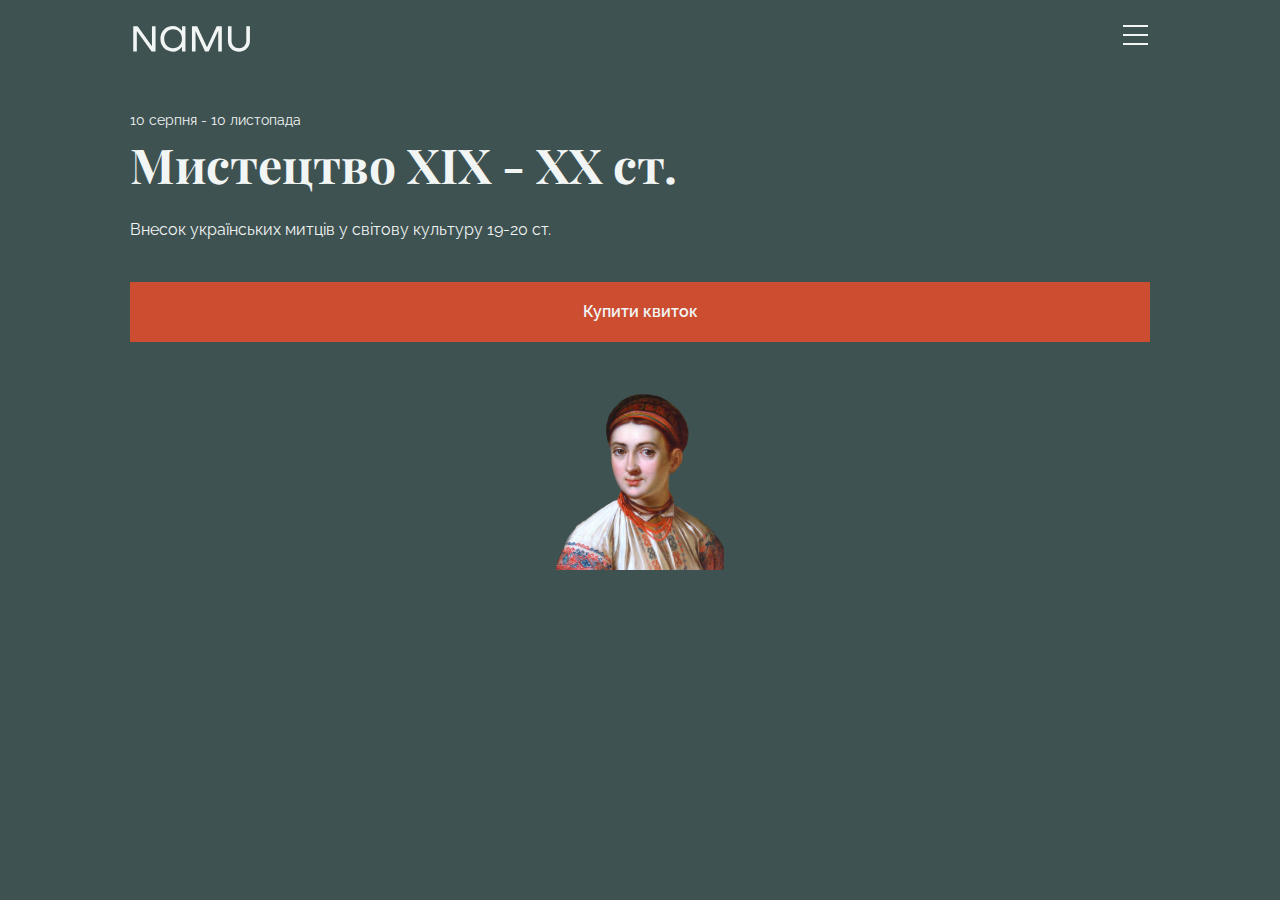
<file: index.html>
<!doctype html><html lang="en" class="page"><head><meta charset="utf-8"><meta name="viewport" content="width=device-width, initial-scale=1.0"><title>Title</title><link rel="stylesheet" href="index.9d99a955.css"><link rel="preconnect" href="https://fonts.googleapis.com"><link rel="preconnect" href="https://fonts.gstatic.com"><link href="https://fonts.googleapis.com/css2?family=Playfair+Display:ital,wght@0,400..900;1,400..900&family=Raleway:ital,wght@0,100..900;1,100..900&family=Space+Grotesk:wght@300..700&display=swap" rel="stylesheet"><link rel="preconnect" href="https://fonts.googleapis.com"><link rel="preconnect" href="https://fonts.gstatic.com"><link href="https://fonts.googleapis.com/css2?family=Playfair+Display:ital,wght@0,400..900;1,400..900&family=Space+Grotesk:wght@300..700&display=swap" rel="stylesheet"></head><body class="page__body"> <header class="header"> <div class="container"> <div class="header__content"> <div class="top-bar"> <a href="#" class="tob-bar__link"> <img src="logo.c4724761.svg" alt="logo" class="top-bar__logo"> </a> <div class="top-bar__icons"> <a href="#" class="top-bar__link"> <img src="menu.63ea442f.svg" alt="#" class="icon__menu" id="#menu"> </a> <a href="#" class="top-bar__link"> <img src="language.7358842e.svg" alt="#" class="icon__ua"> </a> </div> </div> <div class="header__bottom"> <p class="header__date"> 10 серпня - 10 листопада </p> <h1 class="header__title"> Мистецтво ХІХ - ХХ ст. </h1> <p class="header__theme"> Внесок українських митців у світову культуру 19-20 ст. </p> <a href="#" class="header__link"> <button class="header__button"> Купити квиток </button> </a> <div class="header__flex"> <img src="woman.78f338ff.svg" alt="#" class="header__img"> </div> </div> </div> </div> </header> <aside class="menu"> </aside> <main> </main> <footer></footer> </body></html>
</file>
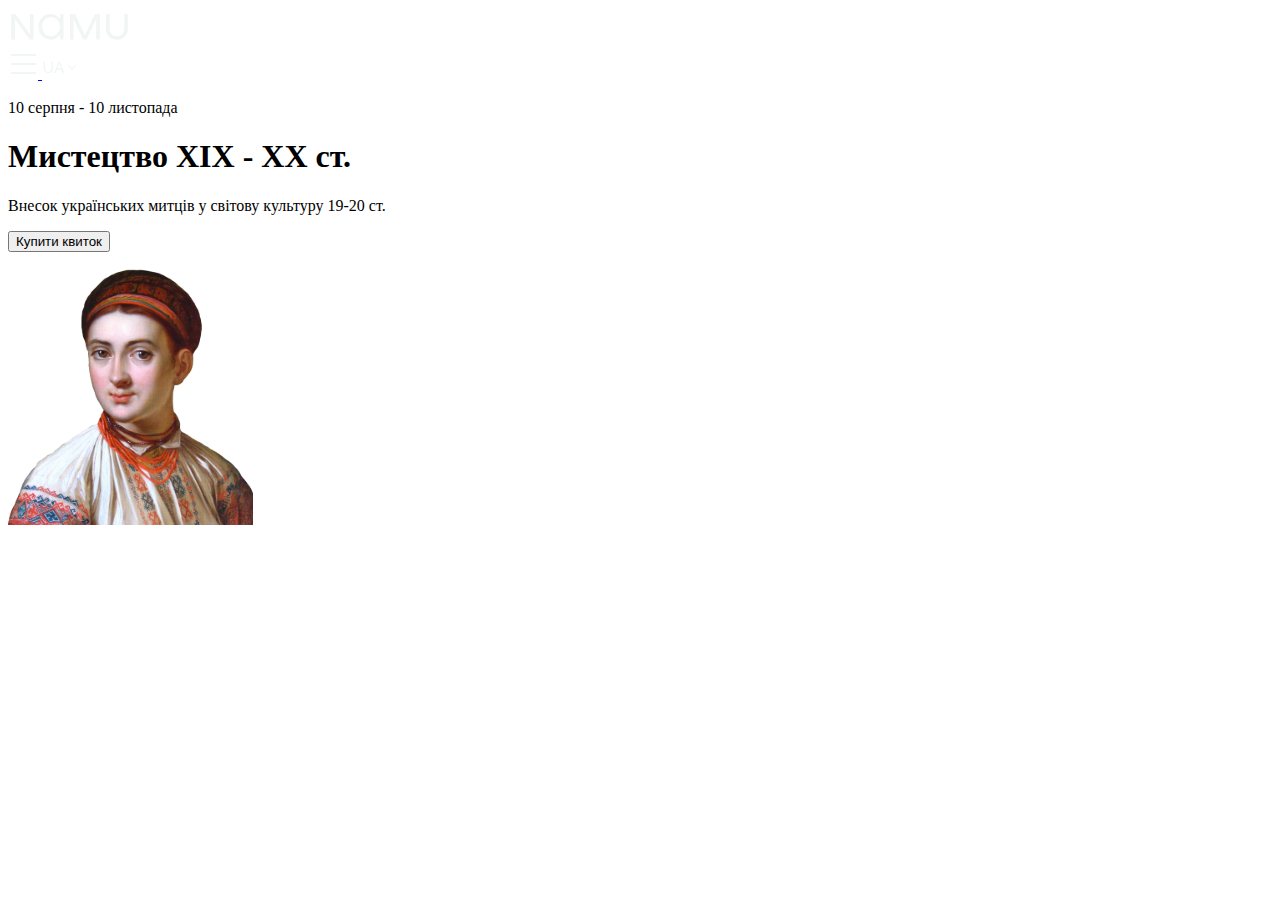
<file: src/index.html>
<!doctype html>
<html lang="en" class="page">
  <head>
    <meta charset="UTF-8" />
    <meta
      name="viewport"
      content="width=device-width, initial-scale=1.0"
    />
    <title>Title</title>
    <link
      rel="stylesheet"
      href="./styles/main.scss"
    />
    <link rel="preconnect" href="https://fonts.googleapis.com">
    <link rel="preconnect" href="https://fonts.gstatic.com">
    <link href="https://fonts.googleapis.com/css2?family=Playfair+Display:ital,wght@0,400..900;1,400..900&family=Raleway:ital,wght@0,100..900;1,100..900&family=Space+Grotesk:wght@300..700&display=swap" rel="stylesheet">
    <link rel="preconnect" href="https://fonts.googleapis.com">
    <link rel="preconnect" href="https://fonts.gstatic.com">
    <link href="https://fonts.googleapis.com/css2?family=Playfair+Display:ital,wght@0,400..900;1,400..900&family=Space+Grotesk:wght@300..700&display=swap" rel="stylesheet">
  </head>
  <body class="page__body">
    <header class="header">
      <div class="container">
        <div class="header__content">
          <div class="top-bar">
            <a href="#" class="tob-bar__link">
              <img
                src="images/icons/logo.svg"
                alt="logo"
                class="top-bar__logo"
              >
            </a>
            <div class="top-bar__icons">
              <a href="#" class="top-bar__link">
                <img
                  src="images/icons/menu.svg"
                  alt="#"
                  class="icon__menu"
                  id="#menu"
                >
              </a>
              <a href="#" class="top-bar__link">
                <img
                  src="images/icons/language.svg"
                  alt="#"
                  class="icon__ua"
                >
              </a>
            </div>
          </div>

          <div class="header__bottom">
            <p class="header__date">
              10 серпня - 10 листопада
            </p>

            <h1 class="header__title">
              Мистецтво ХІХ - ХХ ст.
            </h1>

            <p class="header__theme">
              Внесок українських митців у світову культуру 19-20 ст.
            </p>

            <a href="#" class="header__link">
              <button class="header__button">
                Купити квиток
              </button>
            </a>

            <div class="header__flex">
              <img
                src="images/woman.svg"
                alt="#"
                class="header__img"
              >
            </div>
          </div>
        </div>
      </div>
    </header>

    <aside class="menu">

    </aside>

    <main>

    </main>

    <footer></footer>
  </body>
</html>
</file>
<file: index.9d99a955.css>
.container{padding-inline:20px}@media (width>=576px){.container{padding-inline:72px}}@media (width>=1024px){.container{max-width:1020px;margin-inline:auto;padding-inline:120px}}h1{font-family:Roboto,sans-serif;font-weight:400}.header{background-color:#3f5252;height:100vh}.header__bottom{padding-top:50px}.header__date{color:#f1f5f4;margin:0;padding-bottom:10px;font-family:Raleway,sans-serif;font-size:14px;font-weight:400;line-height:19px}.header__title{text-align:left;color:#f1f5f4;margin:0;padding-bottom:30px;font-family:Playfair Display,sans-serif;font-size:48px;font-weight:700;line-height:48px}.header__theme{color:#f1f5f4;margin:0;padding-bottom:40px;font-family:Raleway,sans-serif;font-size:16px;font-weight:400;line-height:24px}.header__link{border:none;padding-bottom:40px;text-decoration:none;display:block}.header__button{cursor:pointer;text-align:center;color:#f1f5f4;background-color:#cd4d31;border:none;width:100%;height:60px;font-family:Raleway,sans-serif;font-size:16px;font-weight:600;line-height:16px}.header__img{height:188px}.header__flex{justify-content:center;display:flex}.page{box-sizing:border-box}.page__body{margin:0}.top-bar{flex-direction:row;justify-content:space-between;padding-top:20px;display:flex}.top-bar__link{margin:0;padding:0;display:block}.icon__ua{display:none}body{background:#eee}
/*# sourceMappingURL=index.9d99a955.css.map */
</file>
